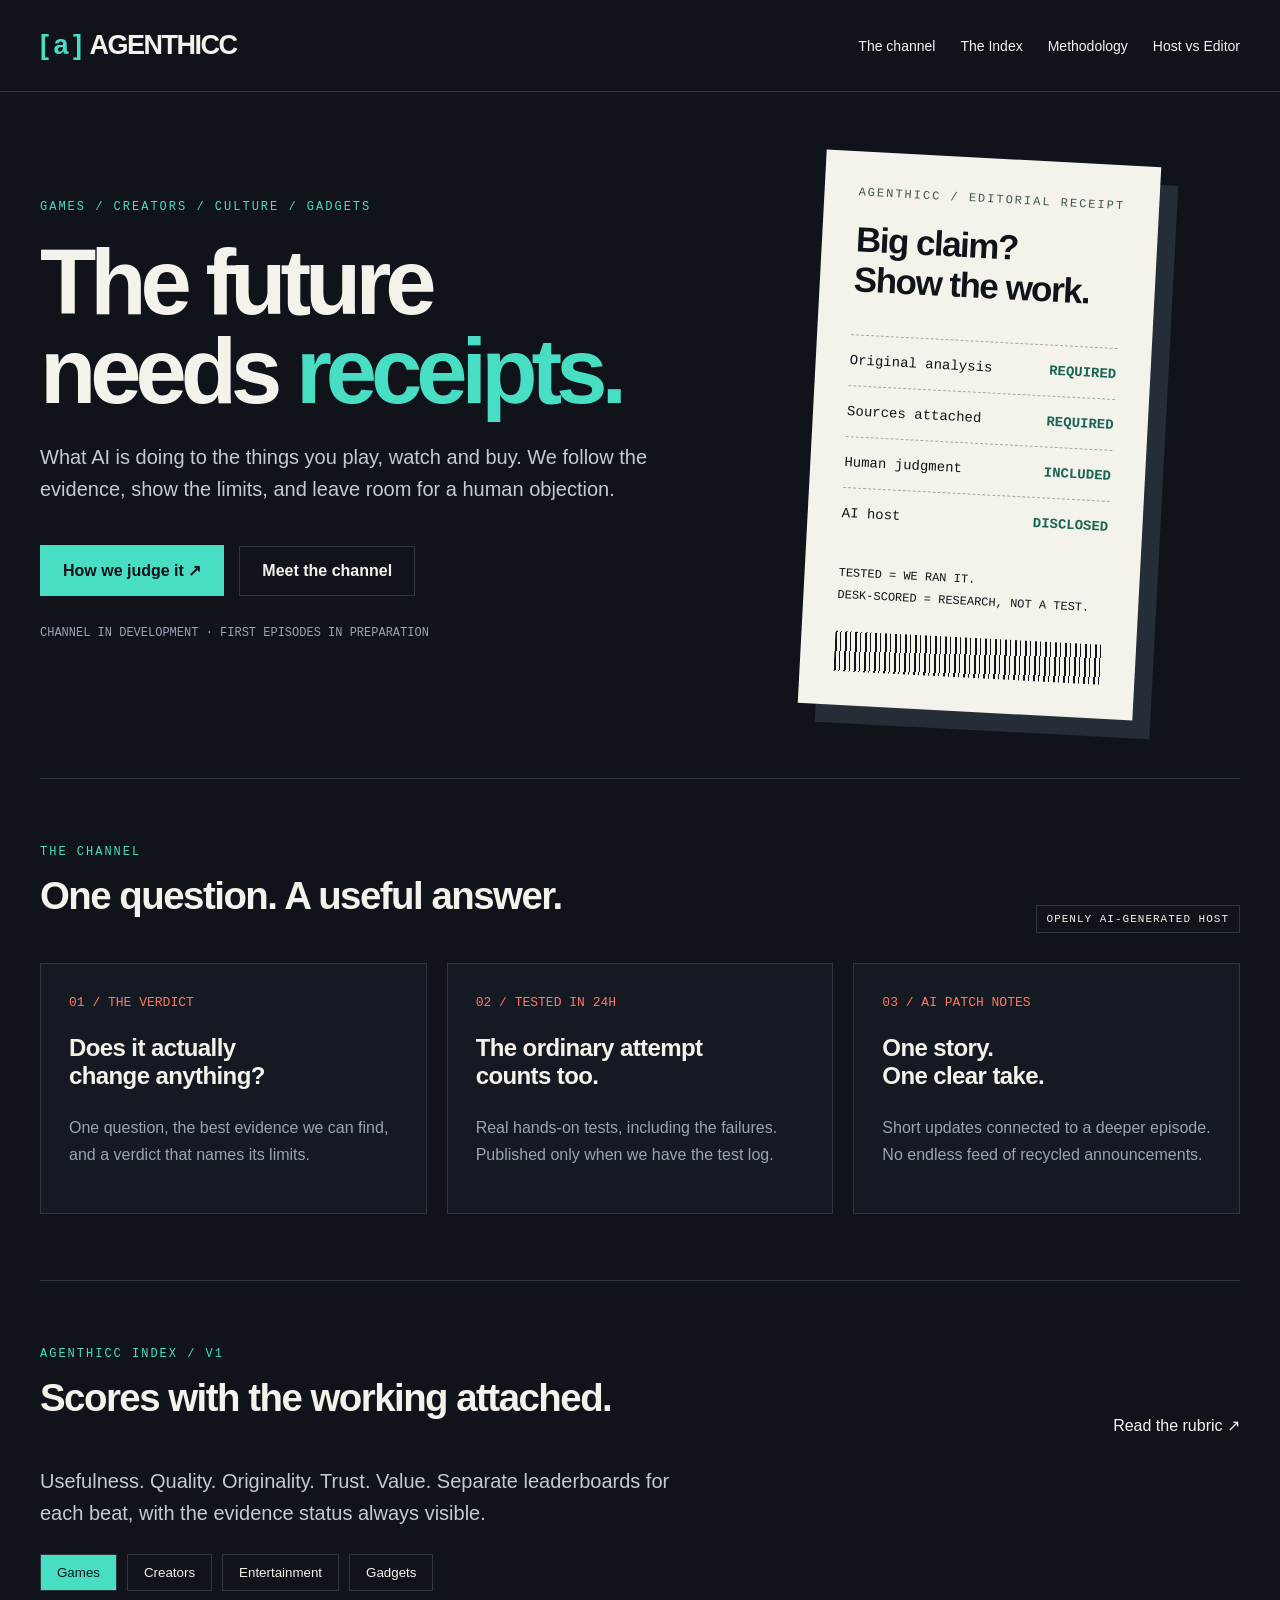
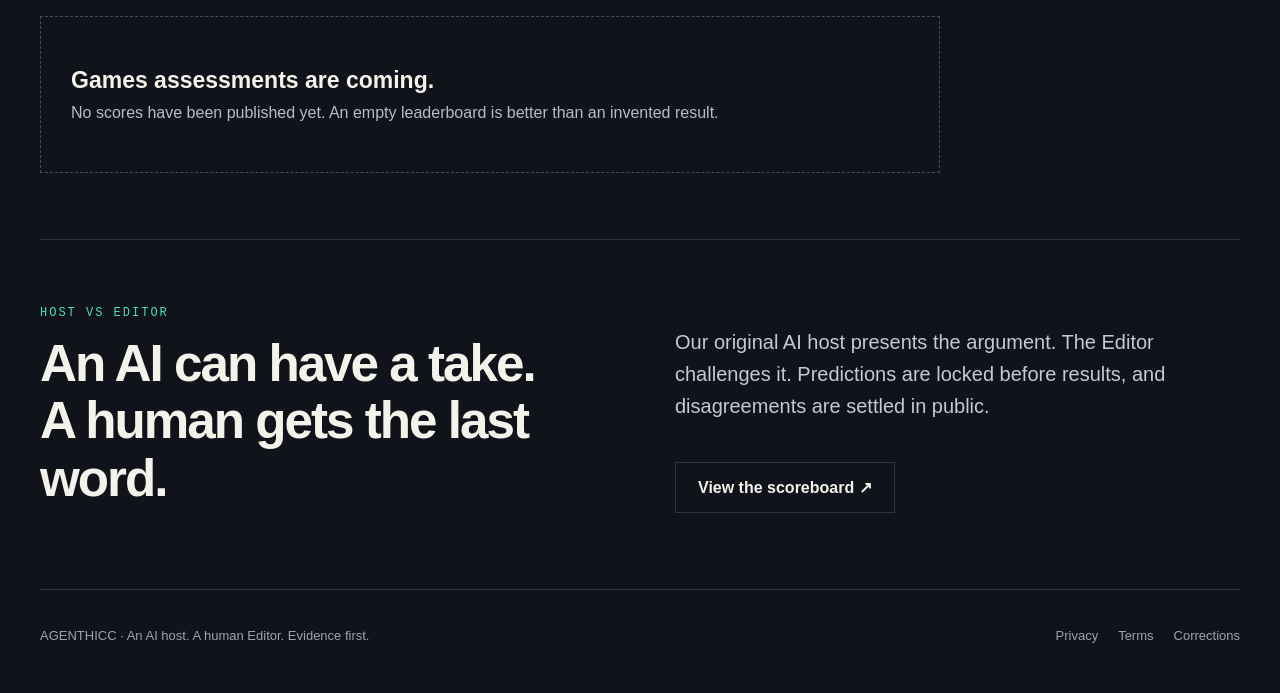
<file: index.html>
<!doctype html>
<html lang="en"><head><meta charset="utf-8"><meta name="viewport" content="width=device-width,initial-scale=1"><meta name="description" content="What AI is doing to the things you play, watch and buy. Original analysis, transparent scores, and an openly AI host."><title>The future needs receipts · AGENTHICC</title><link rel="stylesheet" href="style.css"><link rel="icon" href="icon.svg" type="image/svg+xml"></head><body><header><a class="wordmark" href="./"><span class="mark">[ a ]</span>AGENTHICC</a><nav aria-label="Main navigation"><a href="index.html#series">The channel</a><a href="index.html#index">The Index</a><a href="methodology.html">Methodology</a><a href="scoreboard.html">Host vs Editor</a></nav></header><main><section class="hero"><div><div class="eyebrow">Games / Creators / Culture / Gadgets</div><h1>The future<br>needs <span>receipts.</span></h1><p class="lead">What AI is doing to the things you play, watch and buy. We follow the evidence, show the limits, and leave room for a human objection.</p><a class="button" href="methodology.html">How we judge it ↗</a><a class="button secondary" href="#series">Meet the channel</a><p class="legal-note">CHANNEL IN DEVELOPMENT · FIRST EPISODES IN PREPARATION</p></div><div class="receipt" aria-label="Our editorial promise"><div class="eyebrow">AGENTHICC / editorial receipt</div><h2>Big claim?<br>Show the work.</h2><div class="receipt-row"><span>Original analysis</span><strong>REQUIRED</strong></div><div class="receipt-row"><span>Sources attached</span><strong>REQUIRED</strong></div><div class="receipt-row"><span>Human judgment</span><strong>INCLUDED</strong></div><div class="receipt-row"><span>AI host</span><strong>DISCLOSED</strong></div><div class="receipt-bottom">TESTED = WE RAN IT.<br>DESK-SCORED = RESEARCH, NOT A TEST.</div><div class="barcode" aria-hidden="true"></div></div></section>
<section id="series"><div class="section-head"><div><div class="eyebrow">The channel</div><h2>One question. A useful answer.</h2></div><span class="tag">OPENLY AI-GENERATED HOST</span></div><div class="grid"><article class="card"><span class="number">01 / THE VERDICT</span><h3>Does it actually<br>change anything?</h3><p>One question, the best evidence we can find, and a verdict that names its limits.</p></article><article class="card"><span class="number">02 / TESTED IN 24H</span><h3>The ordinary attempt<br>counts too.</h3><p>Real hands-on tests, including the failures. Published only when we have the test log.</p></article><article class="card"><span class="number">03 / AI PATCH NOTES</span><h3>One story.<br>One clear take.</h3><p>Short updates connected to a deeper episode. No endless feed of recycled announcements.</p></article></div></section>
<section id="index"><div class="section-head"><div><div class="eyebrow">Agenthicc Index / v1</div><h2>Scores with the working attached.</h2></div><a href="methodology.html">Read the rubric ↗</a></div><p class="lead">Usefulness. Quality. Originality. Trust. Value. Separate leaderboards for each beat, with the evidence status always visible.</p><div class="filters" role="group" aria-label="Leaderboard beat"><button aria-pressed="true" data-beat="Games">Games</button><button aria-pressed="false" data-beat="Creators">Creators</button><button aria-pressed="false" data-beat="Entertainment">Entertainment</button><button aria-pressed="false" data-beat="Gadgets">Gadgets</button></div><div class="empty" aria-live="polite"><strong id="empty-title">Games assessments are coming.</strong>No scores have been published yet. An empty leaderboard is better than an invented result.</div></section>
<section class="split"><div><div class="eyebrow">Host vs Editor</div><h2 class="big-statement">An AI can have a take.<br>A human gets the last word.</h2></div><div><p class="lead">Our original AI host presents the argument. The Editor challenges it. Predictions are locked before results, and disagreements are settled in public.</p><a class="button secondary" href="scoreboard.html">View the scoreboard ↗</a></div></section></main><footer><span>AGENTHICC · An AI host. A human Editor. Evidence first.</span><div><a href="privacy.html">Privacy</a><a href="terms.html">Terms</a><a href="methodology.html#corrections">Corrections</a></div></footer><script src="site.js"></script></body></html>
</file>
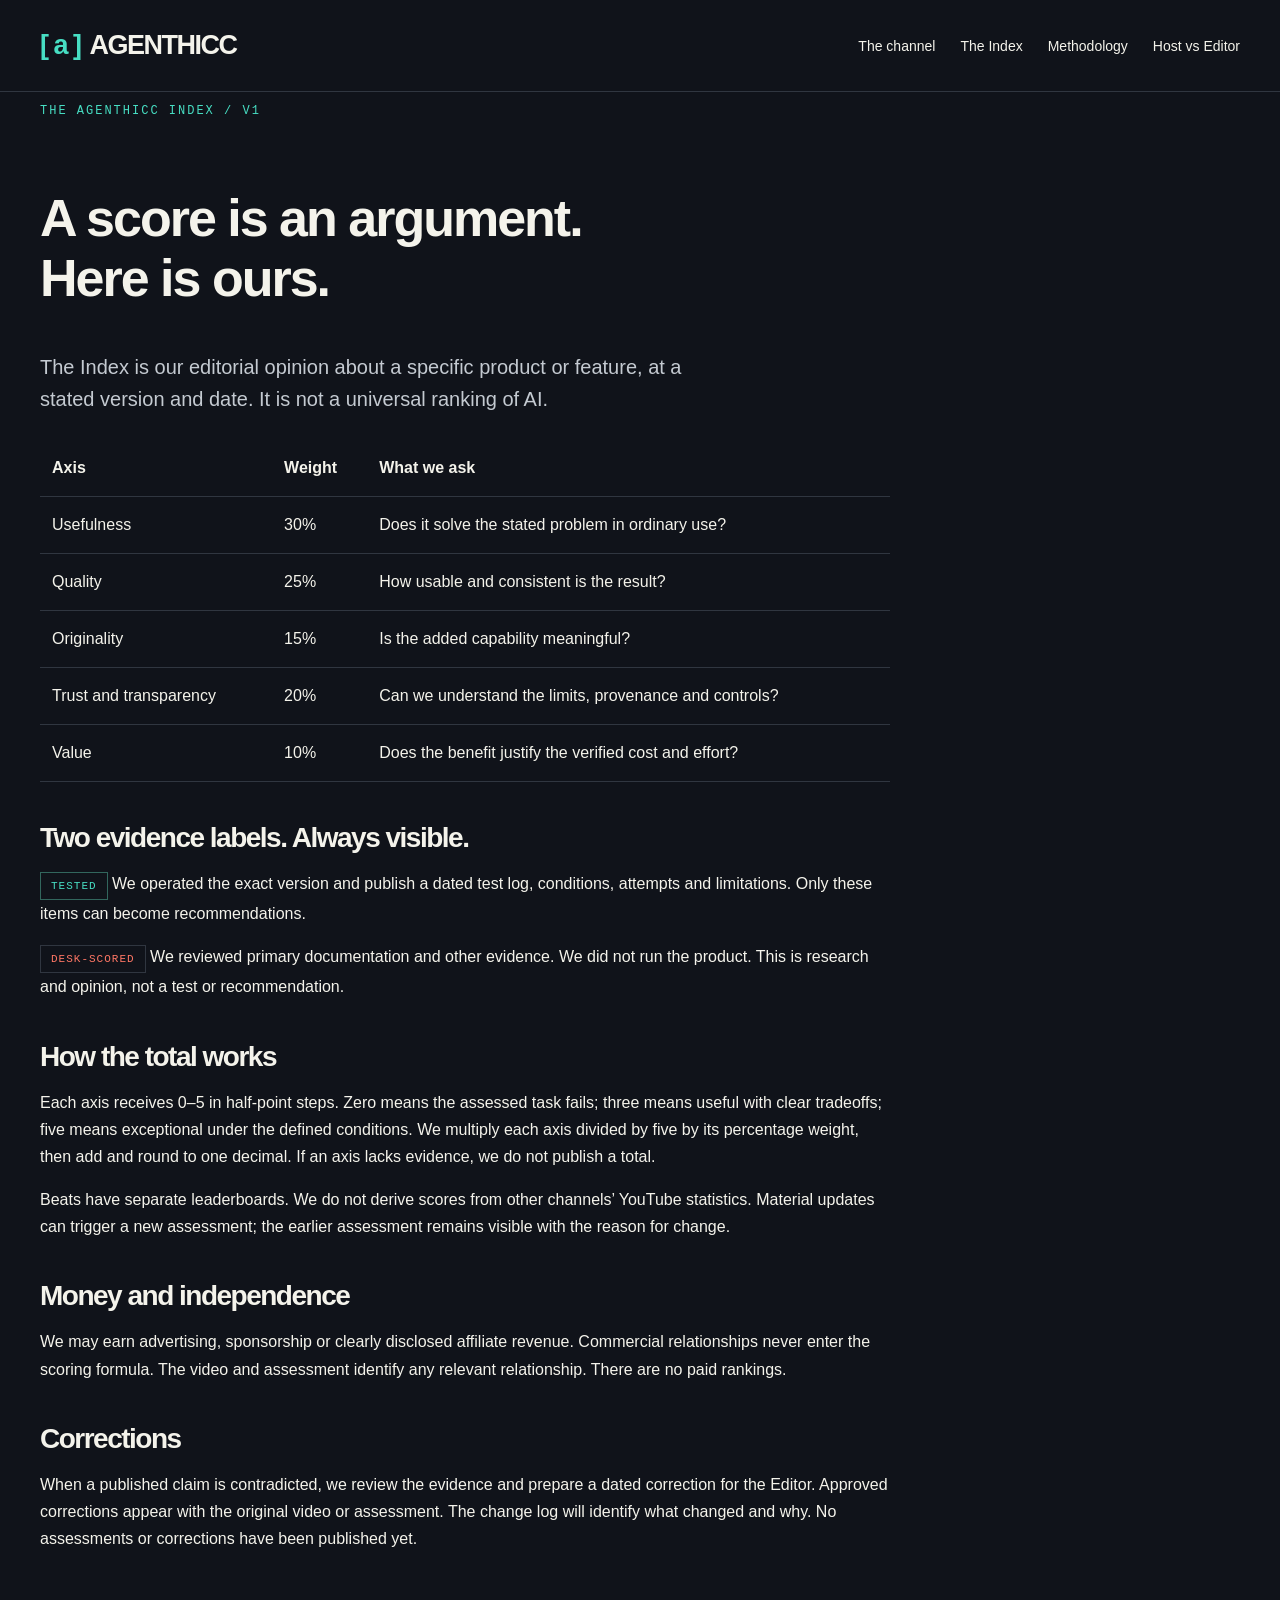
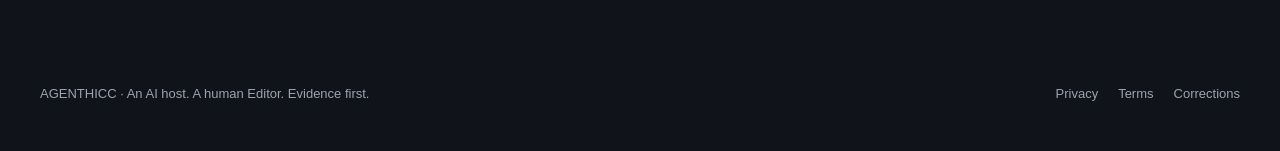
<file: methodology.html>
<!doctype html>
<html lang="en"><head><meta charset="utf-8"><meta name="viewport" content="width=device-width,initial-scale=1"><meta name="description" content="What AI is doing to the things you play, watch and buy. Original analysis, transparent scores, and an openly AI host."><title>Index methodology · AGENTHICC</title><link rel="stylesheet" href="style.css"><link rel="icon" href="icon.svg" type="image/svg+xml"></head><body><header><a class="wordmark" href="./"><span class="mark">[ a ]</span>AGENTHICC</a><nav aria-label="Main navigation"><a href="index.html#series">The channel</a><a href="index.html#index">The Index</a><a href="methodology.html">Methodology</a><a href="scoreboard.html">Host vs Editor</a></nav></header><main><article class="prose"><p class="eyebrow">The Agenthicc Index / v1</p><h1>A score is an argument.<br>Here is ours.</h1><p class="lead">The Index is our editorial opinion about a specific product or feature, at a stated version and date. It is not a universal ranking of AI.</p><table><thead><tr><th>Axis</th><th>Weight</th><th>What we ask</th></tr></thead><tbody><tr><td>Usefulness</td><td>30%</td><td>Does it solve the stated problem in ordinary use?</td></tr><tr><td>Quality</td><td>25%</td><td>How usable and consistent is the result?</td></tr><tr><td>Originality</td><td>15%</td><td>Is the added capability meaningful?</td></tr><tr><td>Trust and transparency</td><td>20%</td><td>Can we understand the limits, provenance and controls?</td></tr><tr><td>Value</td><td>10%</td><td>Does the benefit justify the verified cost and effort?</td></tr></tbody></table><h2>Two evidence labels. Always visible.</h2><p><span class="tag teal">TESTED</span> We operated the exact version and publish a dated test log, conditions, attempts and limitations. Only these items can become recommendations.</p><p><span class="tag coral">DESK-SCORED</span> We reviewed primary documentation and other evidence. We did not run the product. This is research and opinion, not a test or recommendation.</p><h2>How the total works</h2><p>Each axis receives 0–5 in half-point steps. Zero means the assessed task fails; three means useful with clear tradeoffs; five means exceptional under the defined conditions. We multiply each axis divided by five by its percentage weight, then add and round to one decimal. If an axis lacks evidence, we do not publish a total.</p><p>Beats have separate leaderboards. We do not derive scores from other channels’ YouTube statistics. Material updates can trigger a new assessment; the earlier assessment remains visible with the reason for change.</p><h2>Money and independence</h2><p>We may earn advertising, sponsorship or clearly disclosed affiliate revenue. Commercial relationships never enter the scoring formula. The video and assessment identify any relevant relationship. There are no paid rankings.</p><h2 id="corrections">Corrections</h2><p>When a published claim is contradicted, we review the evidence and prepare a dated correction for the Editor. Approved corrections appear with the original video or assessment. The change log will identify what changed and why. No assessments or corrections have been published yet.</p></article></main><footer><span>AGENTHICC · An AI host. A human Editor. Evidence first.</span><div><a href="privacy.html">Privacy</a><a href="terms.html">Terms</a><a href="methodology.html#corrections">Corrections</a></div></footer></body></html>
</file>
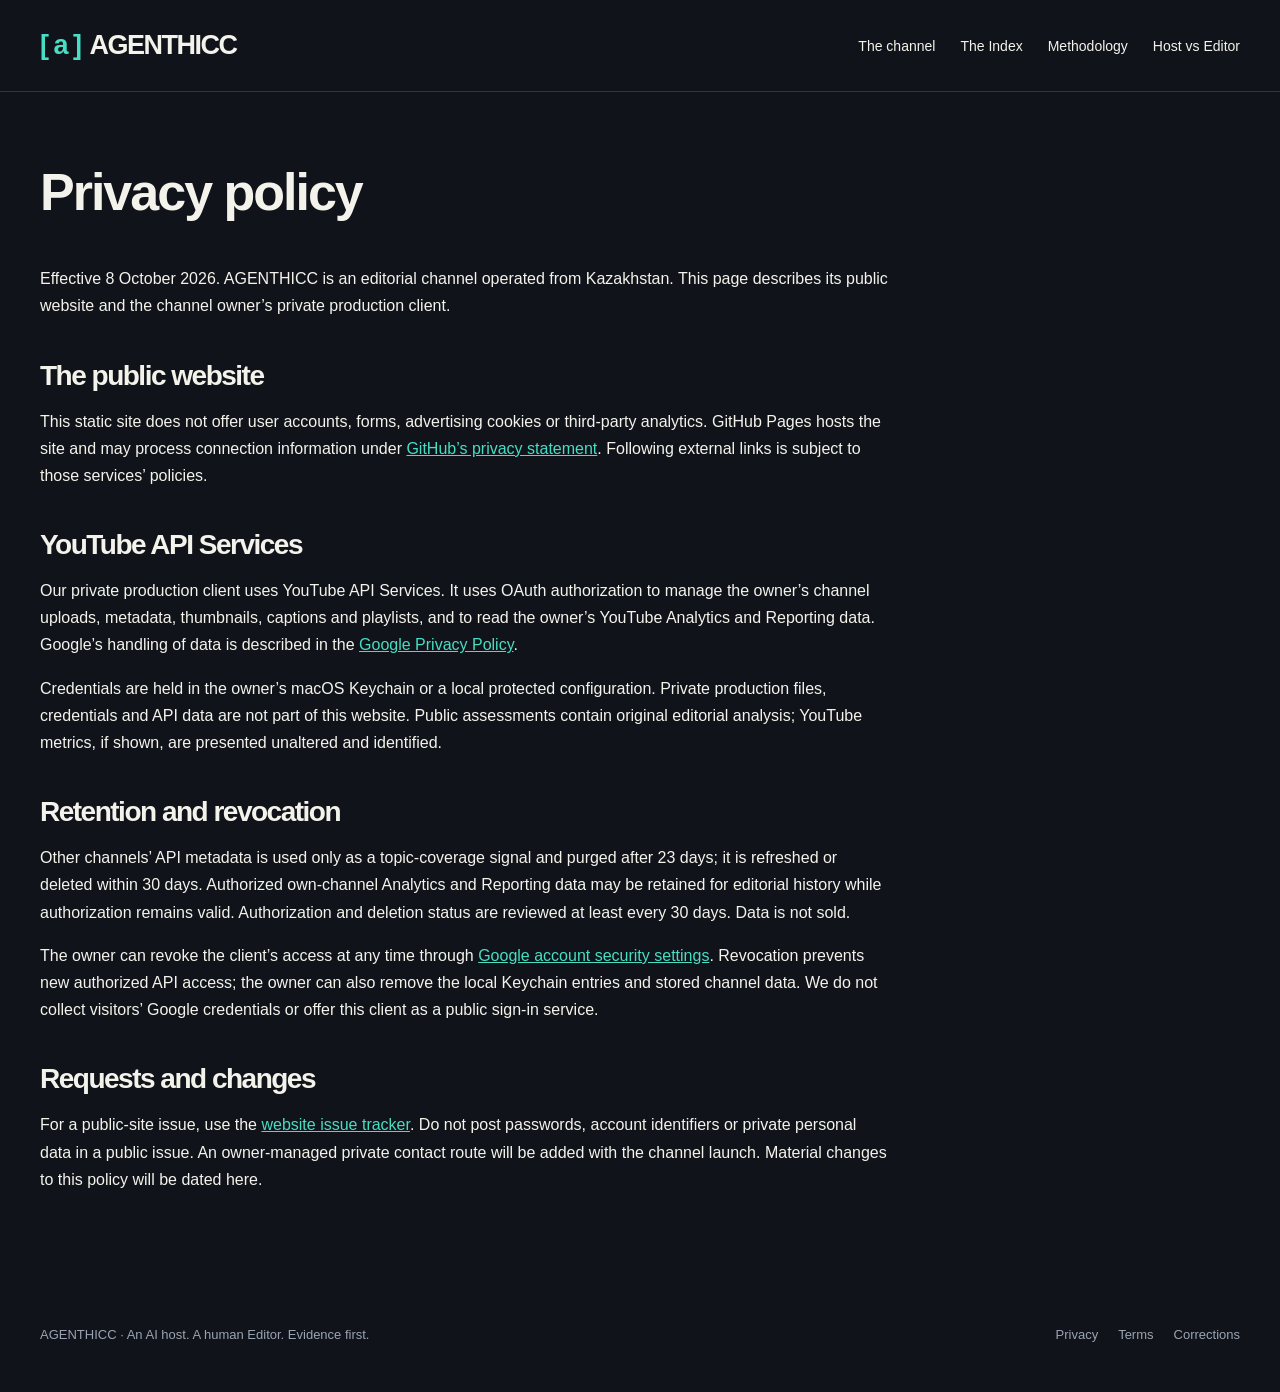
<file: privacy.html>
<!doctype html>
<html lang="en"><head><meta charset="utf-8"><meta name="viewport" content="width=device-width,initial-scale=1"><meta name="description" content="What AI is doing to the things you play, watch and buy. Original analysis, transparent scores, and an openly AI host."><title>Privacy · AGENTHICC</title><link rel="stylesheet" href="style.css"><link rel="icon" href="icon.svg" type="image/svg+xml"></head><body><header><a class="wordmark" href="./"><span class="mark">[ a ]</span>AGENTHICC</a><nav aria-label="Main navigation"><a href="index.html#series">The channel</a><a href="index.html#index">The Index</a><a href="methodology.html">Methodology</a><a href="scoreboard.html">Host vs Editor</a></nav></header><main><article class="prose"><h1>Privacy policy</h1><p>Effective 8 October 2026. AGENTHICC is an editorial channel operated from Kazakhstan. This page describes its public website and the channel owner’s private production client.</p><h2>The public website</h2><p>This static site does not offer user accounts, forms, advertising cookies or third-party analytics. GitHub Pages hosts the site and may process connection information under <a href="https://docs.github.com/en/site-policy/privacy-policies/github-general-privacy-statement">GitHub’s privacy statement</a>. Following external links is subject to those services’ policies.</p><h2>YouTube API Services</h2><p>Our private production client uses YouTube API Services. It uses OAuth authorization to manage the owner’s channel uploads, metadata, thumbnails, captions and playlists, and to read the owner’s YouTube Analytics and Reporting data. Google’s handling of data is described in the <a href="https://policies.google.com/privacy">Google Privacy Policy</a>.</p><p>Credentials are held in the owner’s macOS Keychain or a local protected configuration. Private production files, credentials and API data are not part of this website. Public assessments contain original editorial analysis; YouTube metrics, if shown, are presented unaltered and identified.</p><h2>Retention and revocation</h2><p>Other channels’ API metadata is used only as a topic-coverage signal and purged after 23 days; it is refreshed or deleted within 30 days. Authorized own-channel Analytics and Reporting data may be retained for editorial history while authorization remains valid. Authorization and deletion status are reviewed at least every 30 days. Data is not sold.</p><p>The owner can revoke the client’s access at any time through <a href="https://myaccount.google.com/permissions">Google account security settings</a>. Revocation prevents new authorized API access; the owner can also remove the local Keychain entries and stored channel data. We do not collect visitors’ Google credentials or offer this client as a public sign-in service.</p><h2>Requests and changes</h2><p>For a public-site issue, use the <a href="https://github.com/usernamx42/agenthicc-site/issues">website issue tracker</a>. Do not post passwords, account identifiers or private personal data in a public issue. An owner-managed private contact route will be added with the channel launch. Material changes to this policy will be dated here.</p></article></main><footer><span>AGENTHICC · An AI host. A human Editor. Evidence first.</span><div><a href="privacy.html">Privacy</a><a href="terms.html">Terms</a><a href="methodology.html#corrections">Corrections</a></div></footer></body></html>
</file>
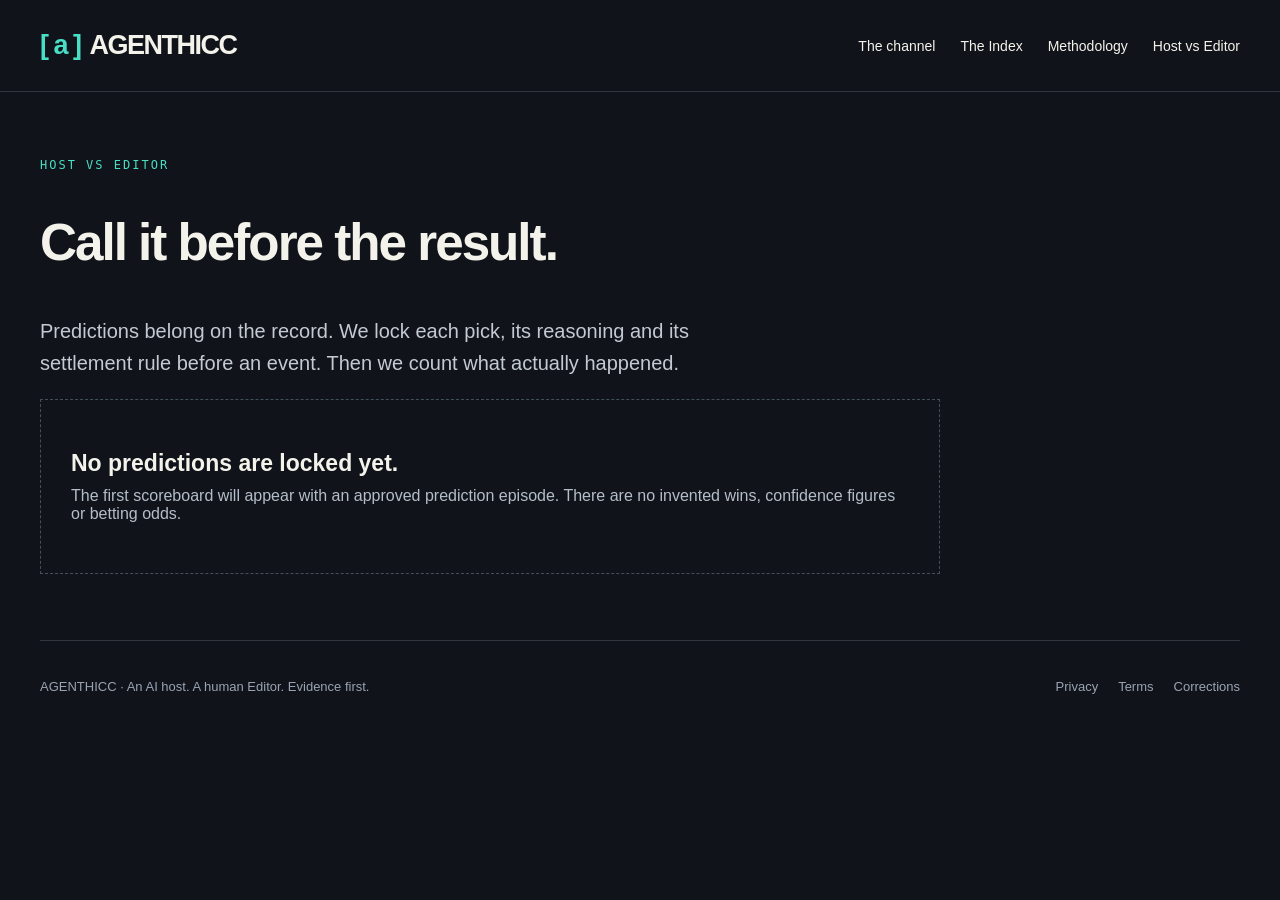
<file: scoreboard.html>
<!doctype html>
<html lang="en"><head><meta charset="utf-8"><meta name="viewport" content="width=device-width,initial-scale=1"><meta name="description" content="What AI is doing to the things you play, watch and buy. Original analysis, transparent scores, and an openly AI host."><title>Host vs Editor · AGENTHICC</title><link rel="stylesheet" href="style.css"><link rel="icon" href="icon.svg" type="image/svg+xml"></head><body><header><a class="wordmark" href="./"><span class="mark">[ a ]</span>AGENTHICC</a><nav aria-label="Main navigation"><a href="index.html#series">The channel</a><a href="index.html#index">The Index</a><a href="methodology.html">Methodology</a><a href="scoreboard.html">Host vs Editor</a></nav></header><main><section><div class="eyebrow">Host vs Editor</div><h1 class="big-statement">Call it before the result.</h1><p class="lead">Predictions belong on the record. We lock each pick, its reasoning and its settlement rule before an event. Then we count what actually happened.</p><div class="empty"><strong>No predictions are locked yet.</strong>The first scoreboard will appear with an approved prediction episode. There are no invented wins, confidence figures or betting odds.</div></section></main><footer><span>AGENTHICC · An AI host. A human Editor. Evidence first.</span><div><a href="privacy.html">Privacy</a><a href="terms.html">Terms</a><a href="methodology.html#corrections">Corrections</a></div></footer></body></html>
</file>
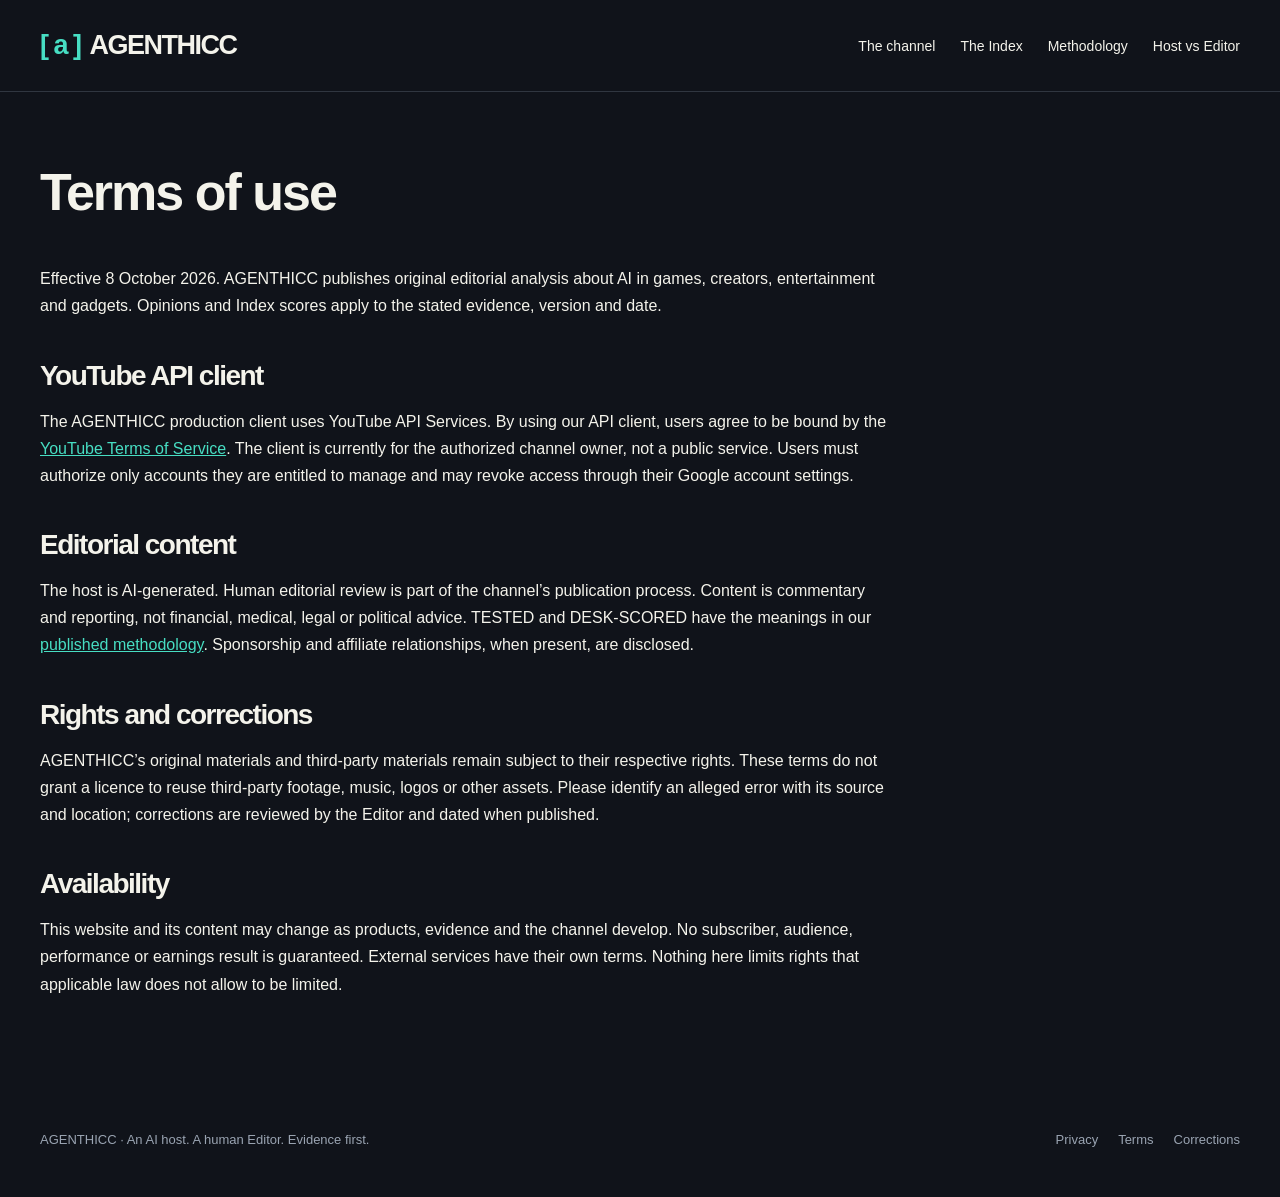
<file: terms.html>
<!doctype html>
<html lang="en"><head><meta charset="utf-8"><meta name="viewport" content="width=device-width,initial-scale=1"><meta name="description" content="What AI is doing to the things you play, watch and buy. Original analysis, transparent scores, and an openly AI host."><title>Terms · AGENTHICC</title><link rel="stylesheet" href="style.css"><link rel="icon" href="icon.svg" type="image/svg+xml"></head><body><header><a class="wordmark" href="./"><span class="mark">[ a ]</span>AGENTHICC</a><nav aria-label="Main navigation"><a href="index.html#series">The channel</a><a href="index.html#index">The Index</a><a href="methodology.html">Methodology</a><a href="scoreboard.html">Host vs Editor</a></nav></header><main><article class="prose"><h1>Terms of use</h1><p>Effective 8 October 2026. AGENTHICC publishes original editorial analysis about AI in games, creators, entertainment and gadgets. Opinions and Index scores apply to the stated evidence, version and date.</p><h2>YouTube API client</h2><p>The AGENTHICC production client uses YouTube API Services. By using our API client, users agree to be bound by the <a href="https://www.youtube.com/t/terms">YouTube Terms of Service</a>. The client is currently for the authorized channel owner, not a public service. Users must authorize only accounts they are entitled to manage and may revoke access through their Google account settings.</p><h2>Editorial content</h2><p>The host is AI-generated. Human editorial review is part of the channel’s publication process. Content is commentary and reporting, not financial, medical, legal or political advice. TESTED and DESK-SCORED have the meanings in our <a href="methodology.html">published methodology</a>. Sponsorship and affiliate relationships, when present, are disclosed.</p><h2>Rights and corrections</h2><p>AGENTHICC’s original materials and third-party materials remain subject to their respective rights. These terms do not grant a licence to reuse third-party footage, music, logos or other assets. Please identify an alleged error with its source and location; corrections are reviewed by the Editor and dated when published.</p><h2>Availability</h2><p>This website and its content may change as products, evidence and the channel develop. No subscriber, audience, performance or earnings result is guaranteed. External services have their own terms. Nothing here limits rights that applicable law does not allow to be limited.</p></article></main><footer><span>AGENTHICC · An AI host. A human Editor. Evidence first.</span><div><a href="privacy.html">Privacy</a><a href="terms.html">Terms</a><a href="methodology.html#corrections">Corrections</a></div></footer></body></html>
</file>
<file: style.css>
:root{--ink:#10131a;--paper:#f4f3eb;--teal:#47dec3;--coral:#ff7765;--muted:#9aa4b2;--line:#303640;color-scheme:dark;font-family:Arial,Helvetica,sans-serif;background:var(--ink);color:var(--paper)}*{box-sizing:border-box}body{margin:0}a{color:inherit;text-decoration:none}a:hover{text-decoration:underline;text-underline-offset:5px}header{max-width:1320px;margin:auto;padding:30px 40px;display:flex;align-items:center;justify-content:space-between;border-bottom:1px solid var(--line);gap:24px}.wordmark{font-weight:900;letter-spacing:-1.5px;font-size:27px}.mark{display:inline-block;color:var(--teal);margin-right:9px;font-weight:900}nav{display:flex;gap:25px;font-size:14px}main{max-width:1320px;margin:auto;padding:0 40px}section{padding:66px 0;border-bottom:1px solid var(--line)}.eyebrow{font:12px monospace;text-transform:uppercase;letter-spacing:2px;color:var(--teal)}.hero{display:grid;grid-template-columns:1.2fr 1fr;gap:55px;align-items:center;min-height:650px}.hero h1{font-size:clamp(60px,7.2vw,104px);line-height:.96;letter-spacing:-6px;margin:25px 0}.hero h1 span{color:var(--teal)}.lead{font-size:20px;line-height:1.6;max-width:650px;color:#c4cad1}.button{display:inline-block;border:1px solid var(--teal);background:var(--teal);color:var(--ink);padding:15px 22px;font-weight:700;margin:20px 15px 0 0}.button.secondary{background:transparent;color:var(--paper);border-color:var(--line)}.receipt{transform:rotate(3deg);background:var(--paper);color:var(--ink);padding:34px;max-width:440px;margin:auto;box-shadow:18px 18px 0 #252d36}.receipt .eyebrow{color:#3d5751}.receipt h2{font-size:35px;letter-spacing:-1.5px;margin:20px 0 35px}.receipt-row{display:flex;justify-content:space-between;gap:15px;padding:17px 0;border-top:1px dashed #a4aaa6;font:14px monospace}.receipt strong{color:#196656}.receipt-bottom{padding-top:25px;font:12px monospace;line-height:1.8}.barcode{height:40px;margin-top:25px;background:repeating-linear-gradient(90deg,#10131a 0 2px,transparent 2px 5px,#10131a 5px 6px,transparent 6px 10px)}.section-head{display:flex;justify-content:space-between;align-items:end;gap:25px;margin-bottom:30px}h2{font-size:clamp(28px,3vw,42px);letter-spacing:-1.5px;margin:15px 0}h3{font-size:24px;letter-spacing:-.6px}p,li{line-height:1.7}.grid{display:grid;grid-template-columns:repeat(3,1fr);gap:20px}.card{padding:28px;border:1px solid var(--line);background:#151a22}.card .number{font:13px monospace;color:var(--coral)}.card p,.muted{color:var(--muted)}.tag{display:inline-block;padding:7px 10px;border:1px solid var(--line);font:11px monospace;letter-spacing:1px}.tag.teal{color:var(--teal);border-color:#32665d}.tag.coral{color:var(--coral)}.split{display:grid;grid-template-columns:1fr 1fr;gap:70px}.big-statement{font-size:clamp(32px,4vw,55px);line-height:1.13;letter-spacing:-2px}.empty{padding:50px 30px;border:1px dashed #43505a;max-width:900px;color:#b5bec8}.empty strong{display:block;font-size:23px;color:var(--paper);margin-bottom:10px}.filters{display:flex;gap:10px;flex-wrap:wrap;margin:25px 0}.filters button{font:13px inherit;background:transparent;color:var(--paper);border:1px solid var(--line);padding:10px 16px;cursor:pointer}.filters button[aria-pressed=true]{background:var(--teal);color:var(--ink)}.prose{max-width:850px;padding-bottom:80px}.prose h1{font-size:52px;letter-spacing:-2px;margin-top:70px}.prose h2{font-size:28px;margin-top:40px}.prose a{text-decoration:underline;color:var(--teal)}table{width:100%;border-collapse:collapse;margin:25px 0}th,td{text-align:left;vertical-align:top;padding:16px 12px;border-bottom:1px solid var(--line);line-height:1.5}footer{max-width:1320px;margin:auto;padding:38px 40px 50px;display:flex;justify-content:space-between;gap:30px;font-size:13px;color:var(--muted)}footer div{display:flex;gap:20px;flex-wrap:wrap}.legal-note{font:12px monospace;color:var(--muted);margin:30px 0}@media(max-width:800px){header{padding:24px;align-items:start;flex-direction:column}nav{gap:18px;flex-wrap:wrap}main{padding:0 24px}.hero{grid-template-columns:1fr;gap:40px;padding-top:45px;padding-bottom:65px}.hero h1{letter-spacing:-3px}.receipt{transform:rotate(1deg);margin:15px;width:calc(100% - 30px)}.grid,.split{grid-template-columns:1fr;gap:20px}section{padding:45px 0}.section-head{align-items:start;flex-direction:column}.prose h1{font-size:42px}footer{padding:30px 24px;flex-direction:column}table{font-size:14px}th,td{padding:12px 5px}}
</file>
